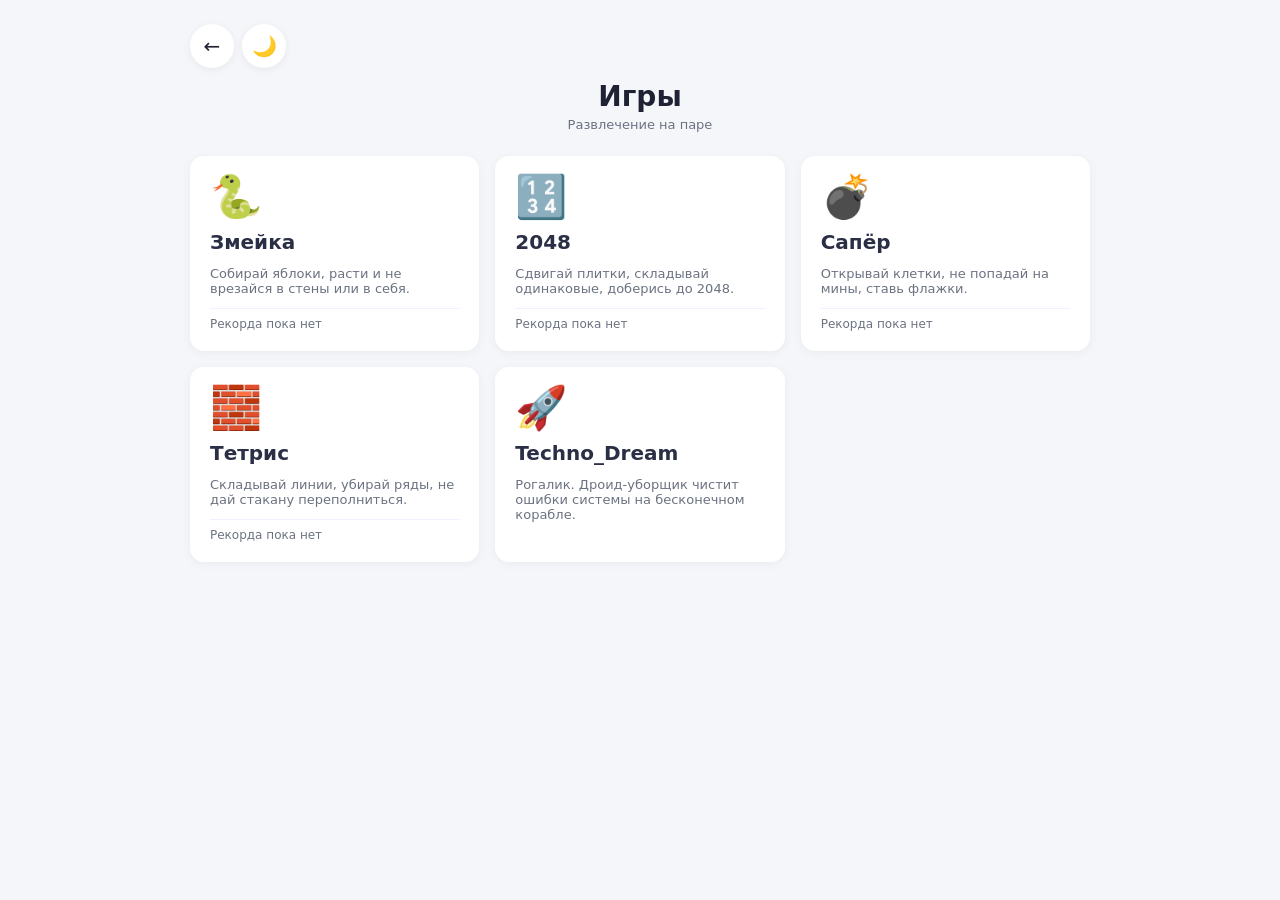
<file: games/index.html>
<!DOCTYPE html>
<html lang="ru">
<head>
  <meta charset="UTF-8">
  <meta name="viewport" content="width=device-width, initial-scale=1.0">
  <title>Игры — Расписание АМ-261</title>
  <link rel="stylesheet" href="./games.css">
</head>
<body>
  <header>
    <div class="header-top">
      <div class="header-left">
        <a href="../" class="icon-btn" aria-label="Назад к расписанию">←</a>
        <button id="theme-toggle" class="icon-btn" aria-label="Сменить тему">🌙</button>
      </div>
    </div>
    <h1>Игры</h1>
    <div class="subtitle">Развлечение на паре</div>
  </header>

  <main>
    <div class="games-grid" id="games-grid"></div>
  </main>

  <!-- Модалка игры -->
  <div id="game-modal" class="modal hidden">
    <div class="modal-content game-modal-content">
      <div class="game-header">
        <button class="modal-close" data-close="game-modal">×</button>
        <h2 id="game-title"></h2>
        <div id="game-best" class="game-best"></div>
      </div>
      <div id="game-stage" class="game-stage"></div>
    </div>
  </div>

  <script src="./games.js"></script>
  <script src="./snake.js"></script>
  <script src="./g2048.js"></script>
  <script src="./minesweeper.js"></script>
  <script src="./tetris.js"></script>
</body>
</html>
</file>
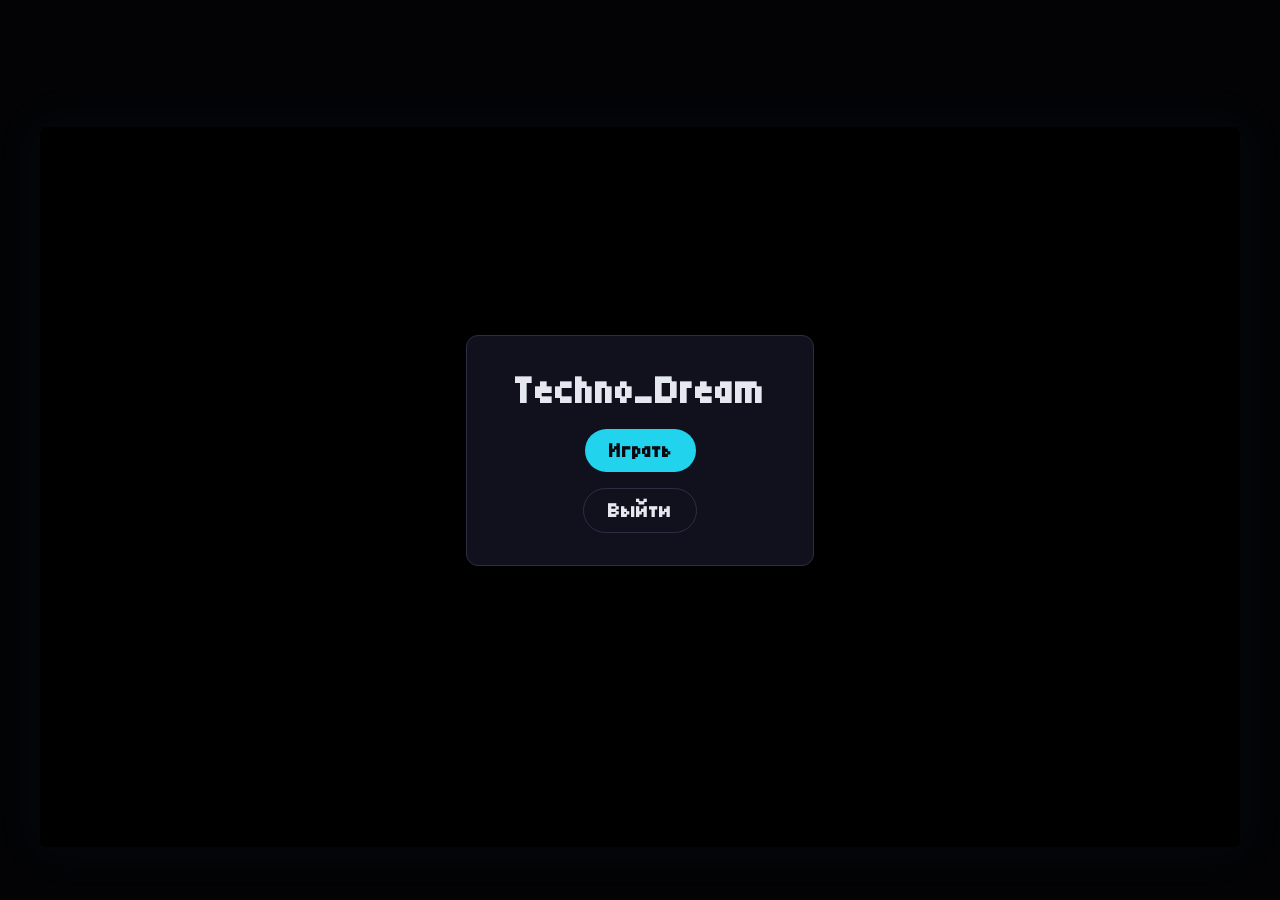
<file: games/techno-dream/index.html>
<!DOCTYPE html>
<html lang="ru">
<head>
    <meta charset="UTF-8">
    <meta name="viewport" content="width=device-width, initial-scale=1.0">
    <title>Techno_Dream</title>
<link rel="stylesheet" href="techno-dream.css">
    <!-- Tiny5 подключается ЛОКАЛЬНО через @font-face в techno-dream.css (папка fonts/):
    CDN (Google Fonts / jsdelivr) нестабильны в Яндекс Браузере и на RF-сетях -->
</head>
<body class="dark">
    <div id="game-wrap">
        <!-- Верхний HUD -->
        <div id="hud-top">
            <div class="hud-left">
                <button id="theme-toggle" class="hud-btn" title="Сменить тему">🌙</button>
                <a href="../../games/" class="hud-btn" title="Выйти">←</a>
            </div>

            <div class="hud-stats">
                <div id="hud-hp" class="hud-hp"></div>
                <div class="hud-stats-row">
                    <div class="stat-item">
                        <img id="stat-damage" class="stat-icon" src="./sprites/stat-damage.png" alt="Урон">
                        <span id="stat-damage-value">1.0</span>
                    </div>
                    <div class="stat-item">
                        <img id="stat-speed" class="stat-icon" src="./sprites/stat-speed.png" alt="Скорость">
                        <span id="stat-speed-value">4.5</span>
                    </div>
                    <div class="stat-item">
                        <img id="stat-firerate" class="stat-icon" src="./sprites/stat-firerate.png" alt="Скорострельность">
                        <span id="stat-firerate-value">0.40</span>
                    </div>
                    <div class="stat-item">
                        <img id="stat-range" class="stat-icon" src="./sprites/stat-range.png" alt="Дальность">
                        <span id="stat-range-value">15.0</span>
                    </div>
                </div>
            </div>
        </div>

        <!-- Область игры -->
        <div id="canvas-wrap">
            <canvas id="game-canvas"></canvas>
        </div>

        <!-- Нижний HUD -->
        <div id="hud-bottom">
            <span id="hud-hint">WASD — движение · Стрелки — стрельба · Esc — пауза</span>
        </div>
    </div>

    <!-- Главное меню -->
    <div id="main-menu" class="overlay">
        <div class="overlay-content">
            <h1>Techno_Dream</h1>
            <button id="start-btn" class="game-btn">Играть</button>
            <a href="../../games/" class="game-btn secondary">Выйти</a>
        </div>
    </div>

    <!-- Оверлей паузы -->
    <div id="pause-overlay" class="overlay hidden">
        <div class="overlay-content">
            <h2>Пауза</h2>
            <button id="resume-btn" class="game-btn">Продолжить</button>
            <a href="../../games/" class="game-btn secondary">Выйти</a>
        </div>
    </div>

    <!-- Оверлей поражения (отдельный: меню паузы больше не ломается после смерти) -->
    <div id="gameover-overlay" class="overlay hidden">
        <div class="overlay-content">
            <h2 class="defeat">Поражение</h2>
            <button id="restart-btn" class="game-btn">Заново</button>
            <a href="../../games/" class="game-btn secondary">Выйти</a>
        </div>
    </div>

    <!-- Оверлей победы -->
    <div id="victory-overlay" class="overlay hidden">
        <div class="overlay-content">
            <h2 class="victory">Победа!</h2>
            <p>Спасибо за бетатест</p>
            <button id="restart-v-btn" class="game-btn">Заново</button>
            <a href="../../games/" class="game-btn secondary">Выйти</a>
        </div>
    </div>

    <script type="module" src="techno-dream.js"></script>
</body>
</html>
</file>
<file: games/games.css>
* { box-sizing: border-box; margin: 0; padding: 0; }

:root {
  --bg: #f4f6fa;
  --card: #ffffff;
  --text: #1e2233;
  --muted: #6b7280;
  --muted-2: #9ca3af;
  --title: #2a2f45;
  --accent: #2563eb;
  --accent-soft: #dbeafe;
  --hover: #eef2ff;
  --chip-bg: #e0e7ff;
  --chip-text: #3730a3;
  --shadow: 0 2px 10px rgba(0,0,0,0.05);
  --shadow-sm: 0 2px 8px rgba(0,0,0,0.06);
  --modal-bg: rgba(15, 20, 40, 0.5);
  --board-bg: #cdc1b4;
  --board-cell: #eee4da;
}

body.dark {
  --bg: #0f1220;
  --card: #1a1f33;
  --text: #e6e8f0;
  --muted: #9aa0b4;
  --muted-2: #6b7280;
  --title: #c8cde0;
  --accent: #60a5fa;
  --accent-soft: #1e3a8a;
  --hover: #232a45;
  --chip-bg: #2d355c;
  --chip-text: #b9c2ff;
  --shadow: 0 2px 10px rgba(0,0,0,0.4);
  --shadow-sm: 0 2px 8px rgba(0,0,0,0.35);
  --modal-bg: rgba(0, 0, 0, 0.7);
  --board-bg: #3a3630;
  --board-cell: #4a4640;
}

body {
  font-family: system-ui, -apple-system, "Segoe UI", Roboto, sans-serif;
  background: var(--bg);
  color: var(--text);
  min-height: 100vh;
  padding: 24px;
  transition: background 0.25s, color 0.25s;
}

header {
  max-width: 900px;
  margin: 0 auto 24px;
  text-align: center;
}

.header-top {
  display: flex;
  justify-content: space-between;
  align-items: center;
  margin-bottom: 12px;
}

.header-left {
  display: flex;
  gap: 8px;
}

.icon-btn {
  width: 44px;
  height: 44px;
  border-radius: 50%;
  border: none;
  background: var(--card);
  color: var(--text);
  font-size: 20px;
  cursor: pointer;
  box-shadow: var(--shadow-sm);
  display: flex;
  align-items: center;
  justify-content: center;
  transition: transform 0.15s, background 0.25s;
  text-decoration: none;
}
.icon-btn:hover { transform: scale(1.08); }
.icon-btn:active { transform: scale(0.95); }

h1 { font-size: 28px; margin-bottom: 4px; }

.subtitle {
  font-size: 13px;
  color: var(--muted);
}

/* Сетка карточек игр */
.games-grid {
  max-width: 900px;
  margin: 0 auto;
  display: grid;
  grid-template-columns: repeat(auto-fit, minmax(260px, 1fr));
  gap: 16px;
}

.game-card {
  background: var(--card);
  border-radius: 14px;
  padding: 20px;
  box-shadow: var(--shadow);
  cursor: pointer;
  transition: transform 0.15s, box-shadow 0.15s;
  display: flex;
  flex-direction: column;
  gap: 12px;
}
.game-card:hover {
  transform: translateY(-3px);
  box-shadow: 0 6px 20px rgba(0,0,0,0.12);
}
body.dark .game-card:hover {
  box-shadow: 0 6px 20px rgba(0,0,0,0.55);
}

.game-card-emoji {
  font-size: 42px;
  line-height: 1;
}

.game-card-title {
  font-size: 20px;
  font-weight: 700;
  color: var(--title);
}

.game-card-desc {
  font-size: 13px;
  color: var(--muted);
  flex: 1;
}

.game-card-best {
  font-size: 12px;
  color: var(--muted);
  padding-top: 8px;
  border-top: 1px solid var(--hover);
}
.game-card-best strong {
  color: var(--accent);
  font-weight: 700;
}

/* Модалка */
.modal {
  position: fixed;
  inset: 0;
  background: var(--modal-bg);
  display: flex;
  align-items: center;
  justify-content: center;
  padding: 20px;
  z-index: 100;
}
.modal.hidden { display: none; }

.modal-content {
  background: var(--card);
  color: var(--text);
  border-radius: 14px;
  padding: 24px;
  max-width: 640px;
  width: 100%;
  max-height: 90vh;
  overflow-y: auto;
  position: relative;
  box-shadow: 0 20px 60px rgba(0,0,0,0.35);
}

.game-modal-content {
  padding: 16px 20px 20px;
}

.modal-close {
  position: absolute;
  top: 8px;
  right: 12px;
  border: none;
  background: none;
  font-size: 28px;
  cursor: pointer;
  color: var(--muted);
  line-height: 1;
}
.modal-close:hover { color: var(--text); }

.game-header {
  margin-bottom: 16px;
}

.game-header h2 {
  font-size: 20px;
  margin-bottom: 6px;
}

.game-best {
  font-size: 13px;
  color: var(--muted);
}
.game-best strong {
  color: var(--accent);
  font-weight: 700;
}

.game-stage {
  display: flex;
  flex-direction: column;
  align-items: center;
  gap: 12px;
}

.game-soon {
  padding: 60px 20px;
  text-align: center;
  color: var(--muted);
  font-size: 15px;
}

/* Общие стили для игр */
.game-score {
  display: flex;
  gap: 20px;
  font-size: 14px;
  color: var(--muted);
  margin-bottom: 8px;
}
.game-score strong {
  color: var(--title);
  font-weight: 700;
}

.game-btn {
  padding: 10px 20px;
  border: none;
  border-radius: 999px;
  background: var(--accent);
  color: #fff;
  font-size: 14px;
  font-weight: 600;
  cursor: pointer;
  transition: opacity 0.15s, transform 0.1s;
}
.game-btn:hover { opacity: 0.9; }
.game-btn:active { transform: scale(0.96); }
.game-btn.secondary {
  background: var(--hover);
  color: var(--text);
}

/* Мобильная адаптация */
@media (max-width: 480px) {
  body { padding: 16px; }
  h1 { font-size: 22px; }
  .icon-btn { width: 40px; height: 40px; font-size: 18px; }
  .games-grid { grid-template-columns: 1fr; }
  .modal-content { padding: 16px; }
}
</file>
<file: games/techno-dream/techno-dream.css>
/* Tiny5 — локально, без зависимости от CDN. Файлы лежат в fonts/ рядом со sprites/ */
@font-face {
    font-family: 'Tiny5';
    src: url('./fonts/tiny5-cyrillic.woff2') format('woff2');
    font-weight: 400;
    font-style: normal;
    font-display: swap;
    unicode-range: U+0301, U+0400-045F, U+0490-0491, U+04B0-04B1, U+2116;
}
@font-face {
    font-family: 'Tiny5';
    src: url('./fonts/tiny5-latin.woff2') format('woff2');
    font-weight: 400;
    font-style: normal;
    font-display: swap;
    unicode-range: U+0000-00FF, U+0131, U+0152-0153, U+02BB-02BC, U+02C6, U+02DA, U+02DC, U+0304, U+0308, U+0329, U+2000-206F, U+2074, U+20AC, U+2122, U+2191, U+2193, U+2212, U+2215, U+FEFF, U+FFFD;
}

* { box-sizing: border-box; margin: 0; padding: 0; }
:root {
    --bg: #0a0a12;
    --hud-bg: rgba(20, 20, 35, 0.85);
    --hud-text: #e6e8f0;
    --hud-muted: #8a8fa8;
    --hud-border: #2a2f45;
    --accent: #22d3ee;
    --hp: #ef4444;
}
/* Светлая тема (переключатель 🌙/☀️). Тёмная — по умолчанию, её вид не менялся:
   раньше класс .dark переключался, но ни одного правила для него не было */
body:not(.dark) {
    --bg: #d8dce6;
    --hud-bg: rgba(240, 242, 248, 0.92);
    --hud-text: #1b2030;
    --hud-muted: #5a6178;
    --hud-border: #b9c1d4;
    --accent: #0891b2;
    --hp: #dc2626;
}
body {
    font-family: 'Tiny5', monospace;
    font-size: 20px;
    background: var(--bg);
    color: var(--hud-text);
    height: 100vh;
    overflow: hidden;
    user-select: none;
    touch-action: none;
}
#game-wrap {
    width: 100%;
    height: 100vh;
    display: flex;
    flex-direction: column;
}
#hud-top {
    position: absolute;
    top: 0;
    left: 0;
    right: 0;
    height: 110px;
    display: flex;
    justify-content: space-between;
    padding: 8px 12px;
    background: var(--hud-bg);
    border-bottom: 1px solid var(--hud-border);
    z-index: 10;
}
/* было два правила .hud-stats и два .hud-stats-row — объединил */
.hud-stats {
    order: -1;
    padding-top: 20px;
    display: flex;
    flex-direction: column;
    gap: 6px;
}
.hud-stats-row {
    display: flex;
    flex-direction: column;
    gap: 4px;
    transform: translateY(20px);
}
.hud-left {
    display: flex;
    gap: 12px;
}
.hud-btn {
    width: 36px;
    height: 36px;
    border-radius: 50%;
    border: none;
    background: transparent;
    color: var(--hud-text);
    font-size: 20px;
    cursor: pointer;
    display: flex;
    align-items: center;
    justify-content: center;
    text-decoration: none;
    font-family: sans-serif;
}
.hud-btn:hover {
    background: rgba(255, 255, 255, 0.08);
}
.hud-hp {
    display: flex;
    gap: 4px;
    flex-wrap: wrap;
    max-width: 250px;
    margin-top: 36px;
}
.hp-icon {
    width: 32px;
    height: 32px;
    image-rendering: pixelated;
}
.hp-icon.hit {
    animation: hp-shake 0.3s ease-out;
}
@keyframes hp-shake {
    0% { transform: scale(1.3); }
    100% { transform: scale(1); }
}
.stat-item {
    display: flex;
    align-items: center;
    gap: 6px;
    font-size: 16px;
    font-weight: bold;
}
.stat-icon {
    width: 20px;
    height: 20px;
    image-rendering: pixelated;
}
#canvas-wrap {
    flex: 1;
    display: flex;
    align-items: center;
    justify-content: center;
    position: relative;
    padding-top: 110px;
    padding-bottom: 36px;
    overflow: hidden;
}
#game-canvas {
    display: block;
    image-rendering: pixelated;
    background: #000;
    box-shadow: 0 0 40px rgba(34, 211, 238, 0.15);
    border-radius: 6px;
    max-width: 100%;
    max-height: 100%;
}
#hud-bottom {
    position: absolute;
    bottom: 0;
    left: 0;
    right: 0;
    height: 36px;
    display: flex;
    align-items: center;
    justify-content: center;
    background: var(--hud-bg);
    border-top: 1px solid var(--hud-border);
    font-size: 16px;
    color: var(--hud-muted);
    z-index: 10;
}
.overlay {
    position: absolute;
    inset: 0;
    background: rgba(0, 0, 0, 0.75);
    display: flex;
    align-items: center;
    justify-content: center;
    z-index: 20;
}
.overlay.hidden {
    display: none;
}
.overlay-content {
    background: var(--hud-bg);
    border: 1px solid var(--hud-border);
    border-radius: 12px;
    padding: 32px 48px;
    text-align: center;
    display: flex;
    flex-direction: column;
    gap: 16px;
    align-items: center;
}
.overlay-content h2.defeat { color: var(--hp); }
.overlay-content h2.victory { color: var(--accent); }
.game-btn {
    padding: 10px 24px;
    border: none;
    border-radius: 999px;
    background: var(--accent);
    color: #0a0a12;
    font-size: 20px;
    font-weight: 700;
    cursor: pointer;
    text-decoration: none;
    font-family: 'Tiny5', monospace;
    transition: opacity 0.15s;
}
.game-btn:hover {
    opacity: 0.85;
}
body:not(.dark) .game-btn {
    color: #f5f7fb;
}
.game-btn.secondary {
    background: transparent;
    color: var(--hud-text);
    border: 1px solid var(--hud-border);
}
.item-pickup-toast {
    position: fixed;
    top: 25%;
    left: 50%;
    transform: translateX(-50%);
    background: rgba(10, 10, 20, 0.85); /* Темный фон монитора */
    border: 2px solid #22d3ee; /* Неоновая рамка */
    box-shadow: 0 0 15px rgba(34, 211, 238, 0.6), inset 0 0 10px rgba(34, 211, 238, 0.2); /* Свечение наружу и внутрь */
    padding: 10px 30px;
    border-radius: 4px;
    color: #22d3ee;
    font-family: 'Tiny5', monospace;
    font-size: 42px;
    font-weight: bold;
    pointer-events: none;
    animation: toast-up 2s ease-out forwards;
    z-index: 100;
    text-shadow: 0 0 10px rgba(34, 211, 238, 0.8);
    white-space: nowrap;
    text-align: center;
    letter-spacing: 2px;
}
@keyframes toast-up {
    0% { opacity: 0; transform: translate(-50%, 20px); }
    15% { opacity: 1; transform: translate(-50%, 0); }
    80% { opacity: 1; transform: translate(-50%, 0); }
    100% { opacity: 0; transform: translate(-50%, -20px); }
}
.stat-float {
    position: fixed;
    color: #22d3ee;
    font-weight: 700;
    font-size: 14px;
    pointer-events: none;
    animation: float-up 1.2s ease-out forwards;
    z-index: 100;
    text-shadow: 0 0 6px rgba(34, 211, 238, 0.8);
    white-space: nowrap;
}
@keyframes float-up {
    0% { opacity: 1; transform: translateY(0); }
    100% { opacity: 0; transform: translateY(-30px); }
}
@media (max-width: 600px) {
    #hud-hint { font-size: 14px; }
    .hp-icon { width: 26px; height: 26px; }
    .stat-item { font-size: 14px; }
    #hud-top { height: 90px; }
    #canvas-wrap { padding-top: 90px; }
    .item-pickup-toast { font-size: 24px; white-space: normal; width: 90%; }
}
</file>
